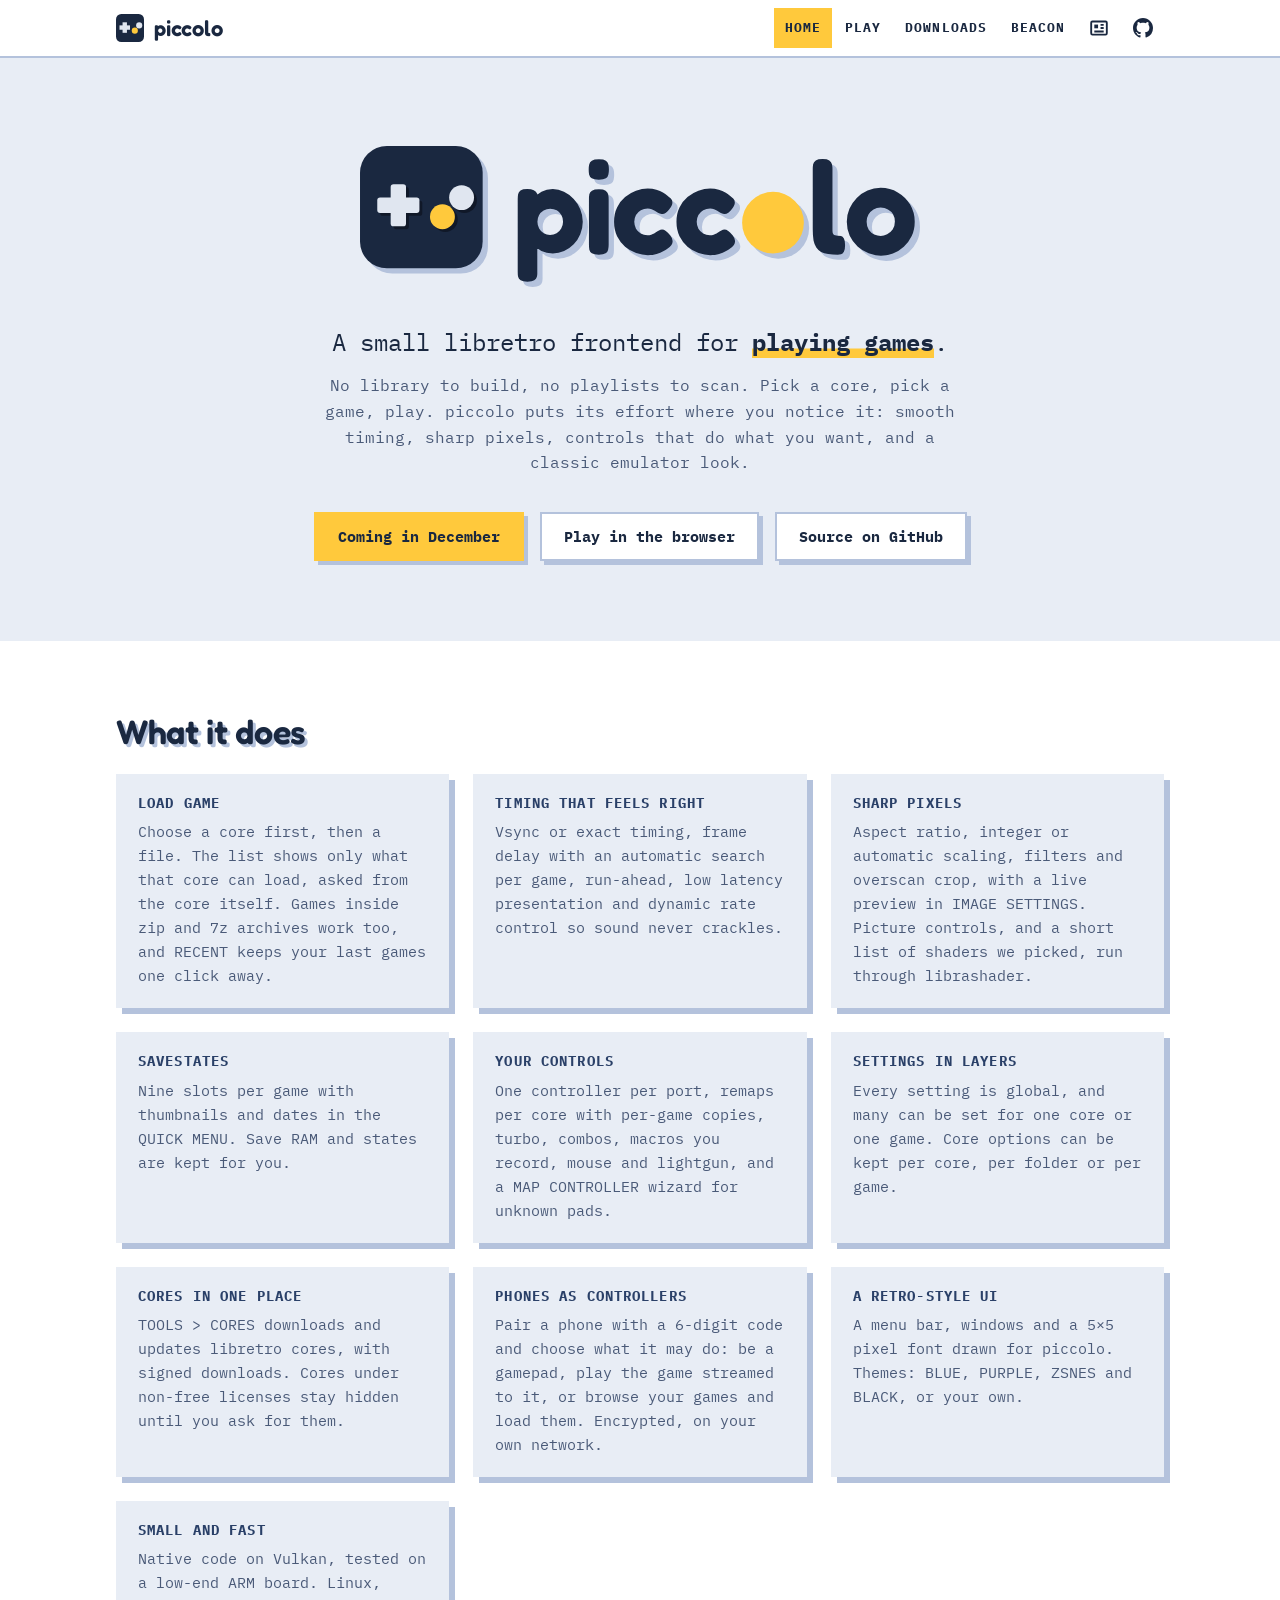
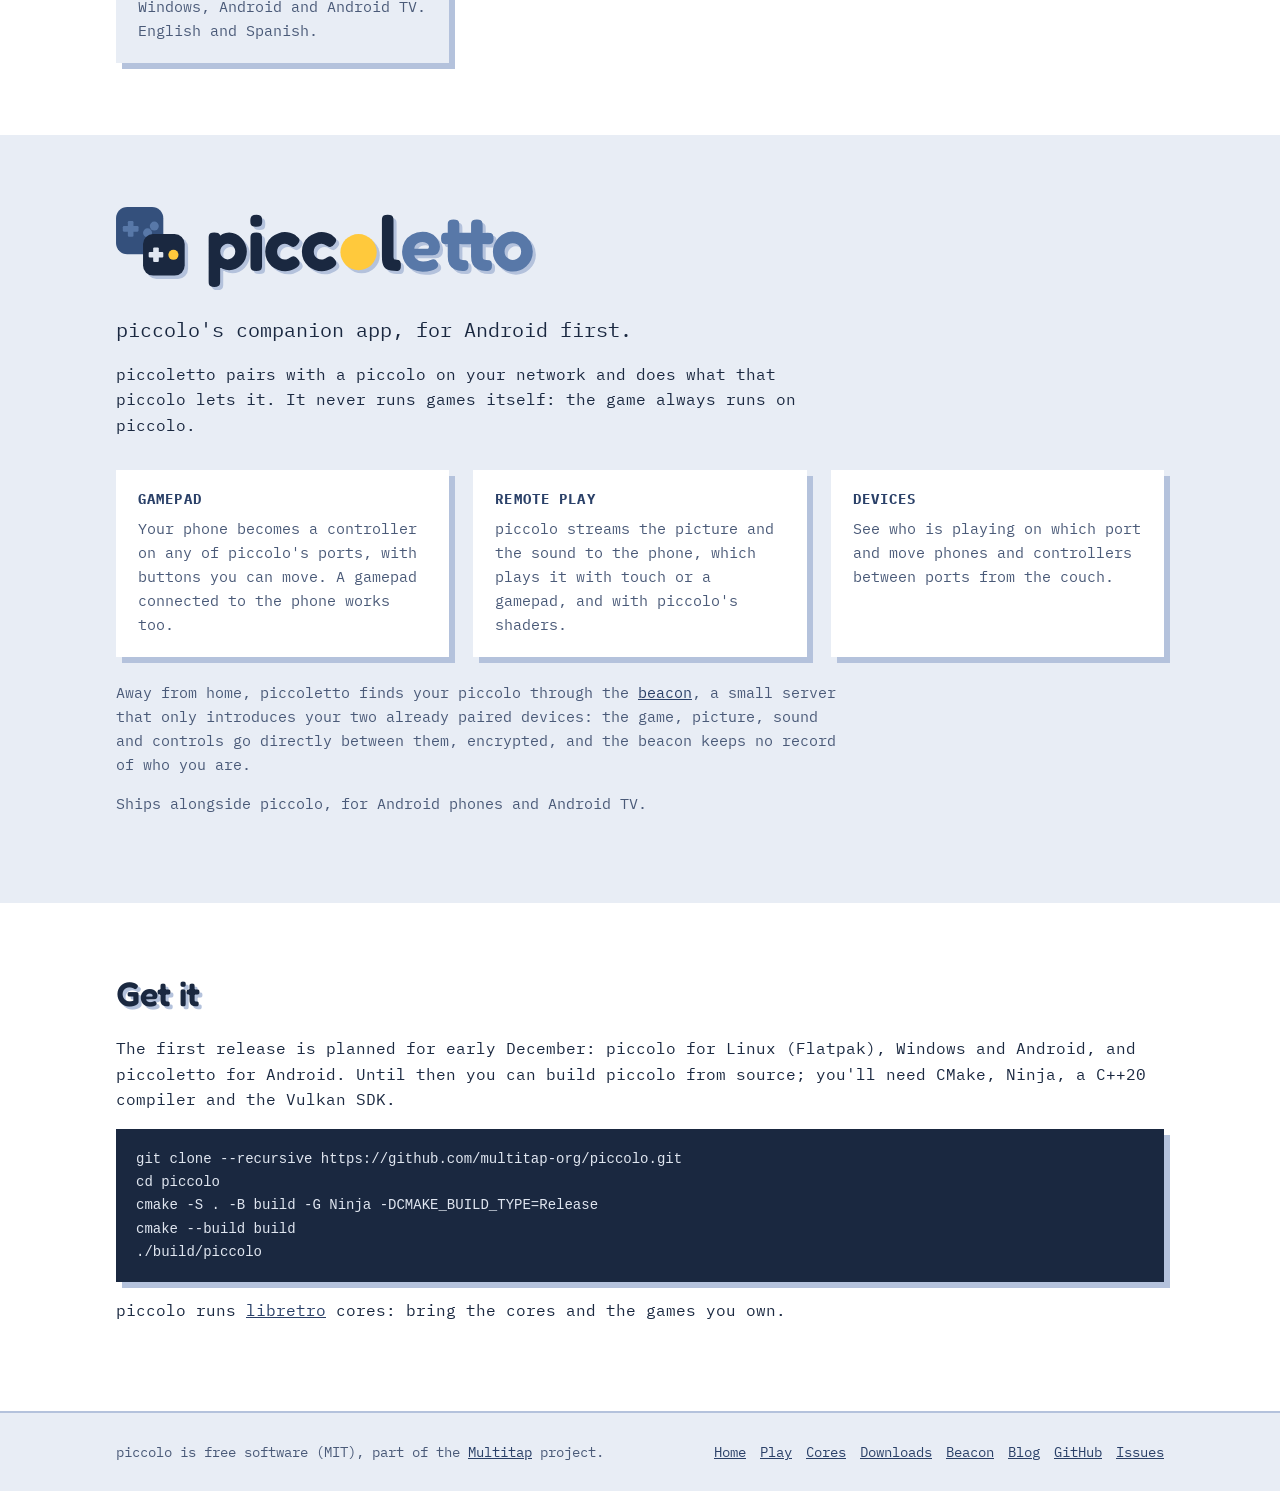
<file: index.html>
<!doctype html>
<html lang="en">
<head>
<meta charset="utf-8">
<meta name="viewport" content="width=device-width, initial-scale=1">
<title>piccolo: a small libretro frontend for playing games</title>
<meta name="description" content="piccolo is a small libretro frontend for playing games: no library, just load a game and play, with a retro-style UI, sync options, input mapping and savestates.">
<meta name="color-scheme" content="dark light">
<meta name="theme-color" content="#1A2840">
<link rel="icon" href="img/piccolo-icon-small.svg" type="image/svg+xml">
<link rel="icon" href="img/piccolo-icon-32.png" sizes="32x32" type="image/png">
<link rel="apple-touch-icon" href="img/piccolo-icon-256.png">
<meta property="og:title" content="piccolo">
<meta property="og:description" content="A small libretro frontend for playing games.">
<meta property="og:image" content="https://get-piccolo.app/img/piccolo-logo-dark.png">
<meta property="og:url" content="https://get-piccolo.app/">
<link rel="stylesheet" href="assets/v1/site.css">
<link rel="stylesheet" href="css/home.css">
</head>
<body data-site="home">

<!-- sites-header (tools/sync-snippets.sh) -->
<header class="sites-bar">
  <div class="wrap sites-bar-row">
    <a class="sites-brand" href="https://get-piccolo.app/"><svg viewBox="0 0 64 64" aria-hidden="true"><rect width="64" height="64" rx="12" fill="#1A2840"/><rect x="8" y="26" width="24" height="10" fill="#E0E6F0"/><rect x="15" y="19" width="10" height="24" fill="#E0E6F0"/><circle cx="43" cy="38" r="7" fill="#FFC93C"/><circle cx="53" cy="26" r="7" fill="#E0E6F0"/></svg> piccolo</a>
    <nav class="sites-nav" aria-label="piccolo's sites">
      <a data-site="home" href="https://get-piccolo.app/">Home</a>
      <a data-site="play" href="https://get-piccolo.app/play/">Play</a>
      <a data-site="releases" href="https://releases.get-piccolo.app/">Downloads</a>
      <a data-site="status" href="https://beacon.get-piccolo.app/status/">Beacon</a>
      <a class="sites-nav-icon" data-site="blog" href="https://get-piccolo.app/blog/" aria-label="Blog" title="Blog"><svg viewBox="0 0 16 16" width="20" height="20" fill="none" stroke="currentColor" stroke-width="1.5" aria-hidden="true"><rect x="1.75" y="2.75" width="12.5" height="10.5" rx="1"/><rect x="4.25" y="5.25" width="3" height="3" fill="currentColor" stroke="none"/><path d="M9.25 5.5h2.5M9.25 8h2.5M4.25 10.75h7.5"/></svg></a>
      <a class="sites-nav-icon" href="https://github.com/multitap-org/piccolo" aria-label="GitHub" title="GitHub"><svg viewBox="0 0 16 16" width="20" height="20" fill="currentColor" aria-hidden="true"><path d="M8 0C3.58 0 0 3.58 0 8c0 3.54 2.29 6.53 5.47 7.59.4.07.55-.17.55-.38 0-.19-.01-.82-.01-1.49-2.01.37-2.53-.49-2.69-.94-.09-.23-.48-.94-.82-1.13-.28-.15-.68-.52-.01-.53.63-.01 1.08.58 1.23.82.72 1.21 1.87.87 2.33.66.07-.52.28-.87.51-1.07-1.78-.2-3.64-.89-3.64-3.95 0-.87.31-1.59.82-2.15-.08-.2-.36-1.02.08-2.12 0 0 .67-.21 2.2.82.64-.18 1.32-.27 2-.27s1.36.09 2 .27c1.53-1.04 2.2-.82 2.2-.82.44 1.1.16 1.92.08 2.12.51.56.82 1.27.82 2.15 0 3.07-1.87 3.75-3.65 3.95.29.25.54.73.54 1.48 0 1.07-.01 1.93-.01 2.2 0 .21.15.46.55.38A8.01 8.01 0 0 0 16 8c0-4.42-3.58-8-8-8z"/></svg></a>
    </nav>
  </div>
</header>
<!-- /sites-header -->

<main>

<section class="hero">
  <div class="wrap">
    <picture>
      <source srcset="img/piccolo-logo-light.svg" media="(prefers-color-scheme: light)">
      <img class="logo" src="img/piccolo-logo-dark.svg" width="639" height="161" alt="piccolo">
    </picture>
    <p class="tagline">A small libretro frontend for <strong>playing games</strong>.</p>
    <p class="lede">No library to build, no playlists to scan. Pick a core, pick a game, play.
      piccolo puts its effort where you notice it: smooth timing, sharp pixels,
      controls that do what you want, and a classic emulator look.</p>
    <div class="actions">
      <a class="btn primary" href="#get">Coming in December</a>
      <a class="btn" href="play/">Play in the browser</a>
      <a class="btn" href="https://github.com/multitap-org/piccolo">Source on GitHub</a>
    </div>
  </div>
</section>

<section id="features" class="band">
  <div class="wrap">
    <h2>What it does</h2>
    <div class="grid">
      <article class="card">
        <h3>LOAD GAME</h3>
        <p>Choose a core first, then a file. The list shows only what that core can load, asked
          from the core itself. Games inside zip and 7z archives work too, and RECENT keeps your
          last games one click away.</p>
      </article>
      <article class="card">
        <h3>Timing that feels right</h3>
        <p>Vsync or exact timing, frame delay with an automatic search per game, run-ahead,
          low latency presentation and dynamic rate control so sound never crackles.</p>
      </article>
      <article class="card">
        <h3>Sharp pixels</h3>
        <p>Aspect ratio, integer or automatic scaling, filters and overscan crop, with a live
          preview in IMAGE SETTINGS. Picture controls, and a short list of shaders we picked,
          run through librashader.</p>
      </article>
      <article class="card">
        <h3>Savestates</h3>
        <p>Nine slots per game with thumbnails and dates in the QUICK MENU. Save RAM and states
          are kept for you.</p>
      </article>
      <article class="card">
        <h3>Your controls</h3>
        <p>One controller per port, remaps per core with per-game copies, turbo, combos, macros
          you record, mouse and lightgun, and a MAP CONTROLLER wizard for unknown pads.</p>
      </article>
      <article class="card">
        <h3>Settings in layers</h3>
        <p>Every setting is global, and many can be set for one core or one game. Core options
          can be kept per core, per folder or per game.</p>
      </article>
      <article class="card">
        <h3>Cores in one place</h3>
        <p>TOOLS &gt; CORES downloads and updates libretro cores, with signed downloads. Cores
          under non-free licenses stay hidden until you ask for them.</p>
      </article>
      <article class="card">
        <h3>Phones as controllers</h3>
        <p>Pair a phone with a 6-digit code and choose what it may do: be a gamepad, play the
          game streamed to it, or browse your games and load them. Encrypted, on your
          own network.</p>
      </article>
      <article class="card">
        <h3>A retro-style UI</h3>
        <p>A menu bar, windows and a 5&times;5 pixel font drawn for piccolo. Themes: BLUE,
          PURPLE, ZSNES and BLACK, or your own.</p>
      </article>
      <article class="card">
        <h3>Small and fast</h3>
        <p>Native code on Vulkan, tested on a low-end ARM board. Linux, Windows, Android and
          Android TV. English and Spanish.</p>
      </article>
    </div>
  </div>
</section>

<section id="piccoletto">
  <div class="wrap">
    <div>
      <h2 class="visually-hidden">piccoletto</h2>
      <picture>
        <source srcset="img/piccoletto-logo-light.svg" media="(prefers-color-scheme: light)">
        <img class="logo-small" src="img/piccoletto-logo-dark.svg" width="816" height="161" alt="piccoletto">
      </picture>
      <p class="tagline-small">piccolo's companion app, for Android first.</p>
      <p>piccoletto pairs with a piccolo on your network and does what that piccolo lets it.
        It never runs games itself: the game always runs on piccolo.</p>
      <div class="modes">
        <article class="card">
          <h3>GAMEPAD</h3>
          <p>Your phone becomes a controller on any of piccolo's ports, with buttons you can
            move. A gamepad connected to the phone works too.</p>
        </article>
        <article class="card">
          <h3>REMOTE PLAY</h3>
          <p>piccolo streams the picture and the sound to the phone, which plays it with
            touch or a gamepad, and with piccolo's shaders.</p>
        </article>
        <article class="card">
          <h3>DEVICES</h3>
          <p>See who is playing on which port and move phones and controllers between ports
            from the couch.</p>
        </article>
      </div>
      <p class="note">Away from home, piccoletto finds your piccolo through the
        <a href="https://beacon.get-piccolo.app/status/#about">beacon</a>, a small server that only
        introduces your two already paired devices: the game, picture, sound and controls go
        directly between them, encrypted, and the beacon keeps no record of who you are.</p>
      <p class="note">Ships alongside piccolo, for Android phones and Android TV.</p>
    </div>
  </div>
</section>

<section id="get" class="band">
  <div class="wrap">
    <h2>Get it</h2>
    <p>The first release is planned for early December: piccolo for Linux (Flatpak), Windows and
      Android, and piccoletto for Android. Until then you can build piccolo from source; you'll
      need CMake, Ninja, a C++20 compiler and the Vulkan SDK.</p>
<pre><code>git clone --recursive https://github.com/multitap-org/piccolo.git
cd piccolo
cmake -S . -B build -G Ninja -DCMAKE_BUILD_TYPE=Release
cmake --build build
./build/piccolo</code></pre>
    <p>piccolo runs <a href="https://www.libretro.com/">libretro</a> cores: bring the cores and the games you own.</p>
  </div>
</section>

</main>

<!-- sites-footer (tools/sync-snippets.sh) -->
<footer class="sites-foot">
  <div class="wrap sites-foot-row">
    <p>piccolo is free software (MIT), part of the <a href="https://github.com/multitap-org">Multitap</a> project.</p>
    <p class="sites-foot-links"><a href="https://get-piccolo.app/">Home</a> <a href="https://get-piccolo.app/play/">Play</a> <a href="https://cores.get-piccolo.app/cores/">Cores</a> <a href="https://releases.get-piccolo.app/">Downloads</a> <a href="https://beacon.get-piccolo.app/status/">Beacon</a> <a href="https://get-piccolo.app/blog/">Blog</a> <a href="https://github.com/multitap-org/piccolo">GitHub</a> <a href="https://github.com/multitap-org/piccolo/issues">Issues</a></p>
  </div>
</footer>
<!-- /sites-footer -->

</body>
</html>
</file>
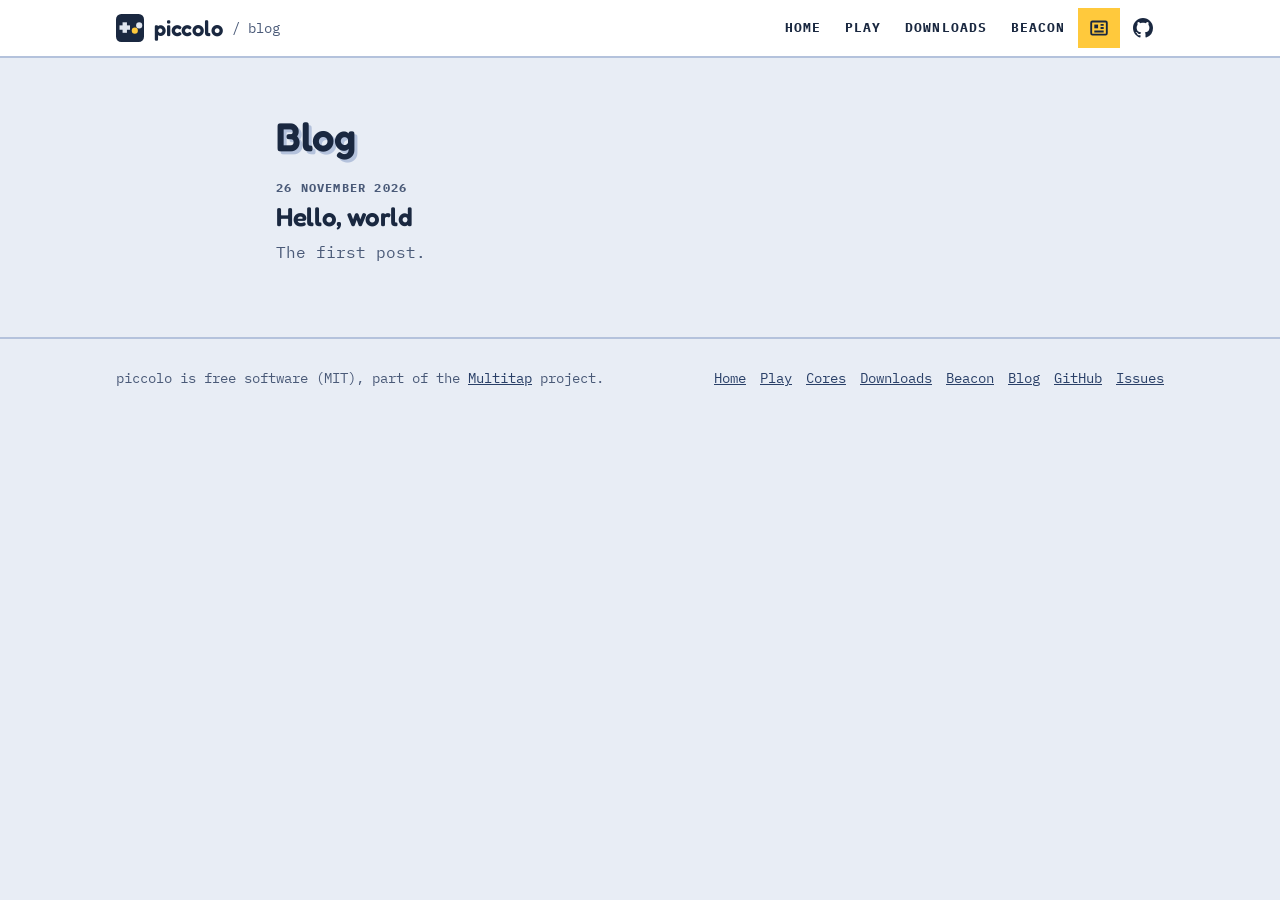
<file: blog/index.html>
<!doctype html>
<!-- Written by tools/make-blog.py from blog/posts/ and tools/blog-page.html:
     change those, not this page. -->
<html lang="en">
<head>
<meta charset="utf-8">
<meta name="viewport" content="width=device-width, initial-scale=1">
<title>piccolo&#x27;s blog</title>
<meta name="description" content="News and progress notes from piccolo, a small libretro frontend for playing games.">
<meta name="color-scheme" content="dark light">
<meta name="theme-color" content="#1A2840">
<link rel="icon" href="../img/piccolo-icon-small.svg" type="image/svg+xml">
<link rel="icon" href="../img/piccolo-icon-32.png" sizes="32x32" type="image/png">
<link rel="apple-touch-icon" href="../img/piccolo-icon-256.png">
<meta property="og:type" content="website">
<meta property="og:title" content="piccolo&#x27;s blog">
<meta property="og:description" content="News and progress notes from piccolo, a small libretro frontend for playing games.">
<meta property="og:image" content="https://get-piccolo.app/img/piccolo-logo-dark.png">
<meta property="og:url" content="https://get-piccolo.app/blog/">
<link rel="canonical" href="https://get-piccolo.app/blog/">
<link rel="alternate" type="application/atom+xml" title="piccolo's blog" href="https://get-piccolo.app/blog/feed.xml">
<link rel="stylesheet" href="../assets/v1/site.css">
<link rel="stylesheet" href="../css/blog.css">
</head>
<body data-site="blog">

<!-- sites-header (tools/make-blog.py) -->
<header class="sites-bar">
  <div class="wrap sites-bar-row">
    <a class="sites-brand" href="https://get-piccolo.app/"><svg viewBox="0 0 64 64" aria-hidden="true"><rect width="64" height="64" rx="12" fill="#1A2840"/><rect x="8" y="26" width="24" height="10" fill="#E0E6F0"/><rect x="15" y="19" width="10" height="24" fill="#E0E6F0"/><circle cx="43" cy="38" r="7" fill="#FFC93C"/><circle cx="53" cy="26" r="7" fill="#E0E6F0"/></svg> piccolo</a>
    <nav class="sites-nav" aria-label="piccolo's sites">
      <a data-site="home" href="https://get-piccolo.app/">Home</a>
      <a data-site="play" href="https://get-piccolo.app/play/">Play</a>
      <a data-site="releases" href="https://releases.get-piccolo.app/">Downloads</a>
      <a data-site="status" href="https://beacon.get-piccolo.app/status/">Beacon</a>
      <a class="sites-nav-icon" data-site="blog" href="https://get-piccolo.app/blog/" aria-label="Blog" title="Blog"><svg viewBox="0 0 16 16" width="20" height="20" fill="none" stroke="currentColor" stroke-width="1.5" aria-hidden="true"><rect x="1.75" y="2.75" width="12.5" height="10.5" rx="1"/><rect x="4.25" y="5.25" width="3" height="3" fill="currentColor" stroke="none"/><path d="M9.25 5.5h2.5M9.25 8h2.5M4.25 10.75h7.5"/></svg></a>
      <a class="sites-nav-icon" href="https://github.com/multitap-org/piccolo" aria-label="GitHub" title="GitHub"><svg viewBox="0 0 16 16" width="20" height="20" fill="currentColor" aria-hidden="true"><path d="M8 0C3.58 0 0 3.58 0 8c0 3.54 2.29 6.53 5.47 7.59.4.07.55-.17.55-.38 0-.19-.01-.82-.01-1.49-2.01.37-2.53-.49-2.69-.94-.09-.23-.48-.94-.82-1.13-.28-.15-.68-.52-.01-.53.63-.01 1.08.58 1.23.82.72 1.21 1.87.87 2.33.66.07-.52.28-.87.51-1.07-1.78-.2-3.64-.89-3.64-3.95 0-.87.31-1.59.82-2.15-.08-.2-.36-1.02.08-2.12 0 0 .67-.21 2.2.82.64-.18 1.32-.27 2-.27s1.36.09 2 .27c1.53-1.04 2.2-.82 2.2-.82.44 1.1.16 1.92.08 2.12.51.56.82 1.27.82 2.15 0 3.07-1.87 3.75-3.65 3.95.29.25.54.73.54 1.48 0 1.07-.01 1.93-.01 2.2 0 .21.15.46.55.38A8.01 8.01 0 0 0 16 8c0-4.42-3.58-8-8-8z"/></svg></a>
    </nav>
  </div>
</header>
<!-- /sites-header -->

<main class="wrap blog">
<h1>Blog</h1>
<ul class="post-list">
<li>
<p class="label"><time datetime="2026-11-26">26 November 2026</time></p>
<h2><a href="hello-world/">Hello, world</a></h2>
<p>The first post.</p>
</li>
</ul>
</main>

<!-- sites-footer (tools/make-blog.py) -->
<footer class="sites-foot">
  <div class="wrap sites-foot-row">
    <p>piccolo is free software (MIT), part of the <a href="https://github.com/multitap-org">Multitap</a> project.</p>
    <p class="sites-foot-links"><a href="https://get-piccolo.app/">Home</a> <a href="https://get-piccolo.app/play/">Play</a> <a href="https://cores.get-piccolo.app/cores/">Cores</a> <a href="https://releases.get-piccolo.app/">Downloads</a> <a href="https://beacon.get-piccolo.app/status/">Beacon</a> <a href="https://get-piccolo.app/blog/">Blog</a> <a href="https://github.com/multitap-org/piccolo">GitHub</a> <a href="https://github.com/multitap-org/piccolo/issues">Issues</a></p>
  </div>
</footer>
<!-- /sites-footer -->

</body>
</html>
</file>
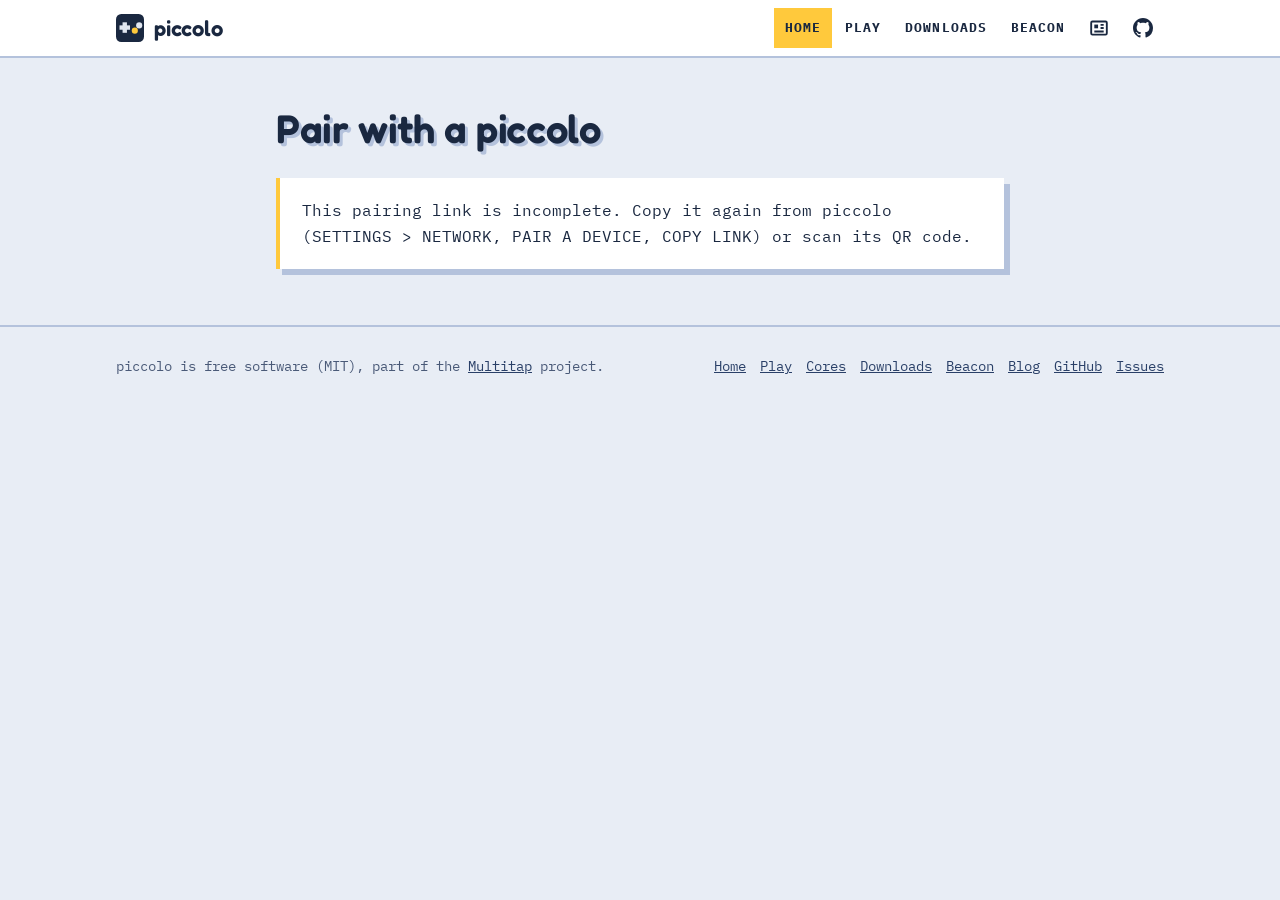
<file: pair/index.html>
<!doctype html>
<!-- The pair link's page (frontends-common net_pair_link.h):
       https://get-piccolo.app/pair#k=<host key, 52 base32 chars>[&b=<beacon>]
     piccolo's pairing panel shows it as a QR code and COPY LINK. Everything
     after # stays in the browser (it never reaches any server), and this page
     sends nothing anywhere: it only reads the hash and hands it on, to
     piccoletto or to piccoletto in the browser. The 6-digit code piccolo
     shows is typed there; the link alone pairs nothing. -->
<html lang="en">
<head>
<meta charset="utf-8">
<meta name="viewport" content="width=device-width, initial-scale=1">
<meta name="color-scheme" content="dark light">
<meta name="referrer" content="no-referrer">
<meta name="robots" content="noindex">
<title>piccolo: pair a device</title>
<link rel="icon" href="../assets/v1/img/piccolo-icon-small.svg" type="image/svg+xml">
<link rel="stylesheet" href="../assets/v1/site.css">
<style>
  main.wrap { padding-top: 48px; padding-bottom: 56px; display: grid; gap: 28px; max-width: 760px; }
  main h1 { margin: 0; }
  .lede { margin: 0; color: var(--muted); }
  .choices { display: grid; gap: 16px; }
  .choice { padding: 20px 22px; display: grid; gap: 10px; justify-items: start; }
  .choice h2 { margin: 0; font-size: 22px; text-shadow: none; }
  .choice p { margin: 0; color: var(--muted); font-size: 15px; }
  .steps { margin: 0; padding-left: 22px; display: grid; gap: 6px; color: var(--muted); }
  .steps b { color: var(--text); }
  .facts { margin: 0; display: grid; grid-template-columns: auto 1fr; gap: 4px 16px; font-size: 14px; }
  .facts dt { color: var(--muted); }
  .facts dd { margin: 0; overflow-wrap: anywhere; font-variant-numeric: tabular-nums; }
  .problem { padding: 20px 22px; border-left: 4px solid var(--accent); }
  .problem p { margin: 0; }
</style>
</head>
<body data-site="home">
<!-- sites-header (tools/sync-snippets.sh) -->
<header class="sites-bar">
  <div class="wrap sites-bar-row">
    <a class="sites-brand" href="https://get-piccolo.app/"><svg viewBox="0 0 64 64" aria-hidden="true"><rect width="64" height="64" rx="12" fill="#1A2840"/><rect x="8" y="26" width="24" height="10" fill="#E0E6F0"/><rect x="15" y="19" width="10" height="24" fill="#E0E6F0"/><circle cx="43" cy="38" r="7" fill="#FFC93C"/><circle cx="53" cy="26" r="7" fill="#E0E6F0"/></svg> piccolo</a>
    <nav class="sites-nav" aria-label="piccolo's sites">
      <a data-site="home" href="https://get-piccolo.app/">Home</a>
      <a data-site="play" href="https://get-piccolo.app/play/">Play</a>
      <a data-site="releases" href="https://releases.get-piccolo.app/">Downloads</a>
      <a data-site="status" href="https://beacon.get-piccolo.app/status/">Beacon</a>
      <a class="sites-nav-icon" data-site="blog" href="https://get-piccolo.app/blog/" aria-label="Blog" title="Blog"><svg viewBox="0 0 16 16" width="20" height="20" fill="none" stroke="currentColor" stroke-width="1.5" aria-hidden="true"><rect x="1.75" y="2.75" width="12.5" height="10.5" rx="1"/><rect x="4.25" y="5.25" width="3" height="3" fill="currentColor" stroke="none"/><path d="M9.25 5.5h2.5M9.25 8h2.5M4.25 10.75h7.5"/></svg></a>
      <a class="sites-nav-icon" href="https://github.com/multitap-org/piccolo" aria-label="GitHub" title="GitHub"><svg viewBox="0 0 16 16" width="20" height="20" fill="currentColor" aria-hidden="true"><path d="M8 0C3.58 0 0 3.58 0 8c0 3.54 2.29 6.53 5.47 7.59.4.07.55-.17.55-.38 0-.19-.01-.82-.01-1.49-2.01.37-2.53-.49-2.69-.94-.09-.23-.48-.94-.82-1.13-.28-.15-.68-.52-.01-.53.63-.01 1.08.58 1.23.82.72 1.21 1.87.87 2.33.66.07-.52.28-.87.51-1.07-1.78-.2-3.64-.89-3.64-3.95 0-.87.31-1.59.82-2.15-.08-.2-.36-1.02.08-2.12 0 0 .67-.21 2.2.82.64-.18 1.32-.27 2-.27s1.36.09 2 .27c1.53-1.04 2.2-.82 2.2-.82.44 1.1.16 1.92.08 2.12.51.56.82 1.27.82 2.15 0 3.07-1.87 3.75-3.65 3.95.29.25.54.73.54 1.48 0 1.07-.01 1.93-.01 2.2 0 .21.15.46.55.38A8.01 8.01 0 0 0 16 8c0-4.42-3.58-8-8-8z"/></svg></a>
    </nav>
  </div>
</header>
<!-- /sites-header -->
<main class="wrap">
  <div>
    <h1>Pair with a piccolo</h1>
  </div>

  <!-- Shown when the hash has a valid key. -->
  <div id="ok" hidden>
    <div class="choices">
      <p class="lede">This link says which piccolo to pair with. To finish, type the
        <b>6-digit code</b> that piccolo shows next to it: the link alone pairs nothing,
        and it stops working when piccolo closes its pairing window.</p>
      <section class="panel choice" id="android">
        <h2>On this phone: piccoletto</h2>
        <p>piccoletto opens with this link and asks for the code.</p>
        <a class="btn primary" id="open-app" href="#">Open in piccoletto</a>
      </section>
      <section class="panel choice">
        <h2>In this browser</h2>
        <p>piccoletto in the browser: a gamepad and remote play, nothing to install.</p>
        <a class="btn" id="open-web" href="#">Open piccoletto in the browser</a>
      </section>
      <section class="panel choice" id="other-steps">
        <h2>Somewhere else</h2>
        <ol class="steps">
          <li>Open piccoletto (Android) or piccoletto in the browser.</li>
          <li>Paste this page's address where it asks for a pairing link.</li>
          <li>Type the <b>6-digit code</b> piccolo shows.</li>
        </ol>
      </section>
      <dl class="facts">
        <dt>piccolo's key</dt><dd id="key"></dd>
        <dt>Beacon</dt><dd id="beacon"></dd>
      </dl>
    </div>
  </div>

  <!-- Shown when it doesn't. -->
  <section class="panel problem" id="bad" hidden>
    <p>This pairing link is incomplete. Copy it again from piccolo
      (SETTINGS &gt; NETWORK, PAIR A DEVICE, COPY LINK) or scan its QR code.</p>
  </section>
  <noscript><p class="lede">This page needs JavaScript to read the link.</p></noscript>
</main>
<!-- sites-footer (tools/sync-snippets.sh) -->
<footer class="sites-foot">
  <div class="wrap sites-foot-row">
    <p>piccolo is free software (MIT), part of the <a href="https://github.com/multitap-org">Multitap</a> project.</p>
    <p class="sites-foot-links"><a href="https://get-piccolo.app/">Home</a> <a href="https://get-piccolo.app/play/">Play</a> <a href="https://cores.get-piccolo.app/cores/">Cores</a> <a href="https://releases.get-piccolo.app/">Downloads</a> <a href="https://beacon.get-piccolo.app/status/">Beacon</a> <a href="https://get-piccolo.app/blog/">Blog</a> <a href="https://github.com/multitap-org/piccolo">GitHub</a> <a href="https://github.com/multitap-org/piccolo/issues">Issues</a></p>
  </div>
</footer>
<!-- /sites-footer -->
<script>
"use strict";

// Same rules as net_pair_link_parse: k = a 32-byte key in RFC 4648 base32
// without padding (52 characters; the last one carries 4 zero bits, so it's
// a or q), any case; b = a beacon host name, optional.
var DEFAULT_BEACON = "beacon.get-piccolo.app";
var PICCOLETTO_PACKAGE = "site.multitap.piccoletto";
var PICCOLETTO_WEB = "https://get-piccolo.app/play/piccoletto/";

function readLink(hash) {
  var fields = {};
  var parts = hash.replace(/^#/, "").split("&");
  for (var i = 0; i < parts.length; i++) {
    var eq = parts[i].indexOf("=");
    if (eq > 0) {
      fields[parts[i].slice(0, eq)] = decodeURIComponent(parts[i].slice(eq + 1));
    }
  }
  var key = (fields.k || "").toLowerCase();
  if (!/^[a-z2-7]{51}[aq]$/.test(key)) {
    return null;
  }
  var beacon = (fields.b || "").toLowerCase();
  if (beacon !== "" && !/^[a-z0-9.:\[\]-]{1,253}$/.test(beacon)) {
    return null;
  }
  return { key: key, beacon: beacon };
}

function show() {
  var link = readLink(location.hash);
  document.getElementById("ok").hidden = link === null;
  document.getElementById("bad").hidden = link !== null;
  if (link === null) {
    return;
  }
  // The hash handed on as it came, rebuilt from the checked fields only.
  var hash = "k=" + link.key + (link.beacon !== "" ? "&b=" + encodeURIComponent(link.beacon) : "");
  document.getElementById("key").textContent = link.key;
  document.getElementById("beacon").textContent = link.beacon !== "" ? link.beacon : DEFAULT_BEACON + " (default)";
  // Android: an intent for piccoletto's piccoletto://pair?k=...&b=... (Play
  // Store when it isn't installed). Once get-piccolo.app/pair is an App Link
  // (.well-known/assetlinks.json), scanning the QR opens piccoletto without
  // this page.
  var android = /Android/i.test(navigator.userAgent);
  document.getElementById("android").hidden = !android;
  document.getElementById("open-app").href =
    "intent://pair?" + hash + "#Intent;scheme=piccoletto;package=" + PICCOLETTO_PACKAGE + ";end";
  document.getElementById("open-web").href = PICCOLETTO_WEB + "#" + hash;
}

show();
window.addEventListener("hashchange", show);
</script>
</body>
</html>
</file>
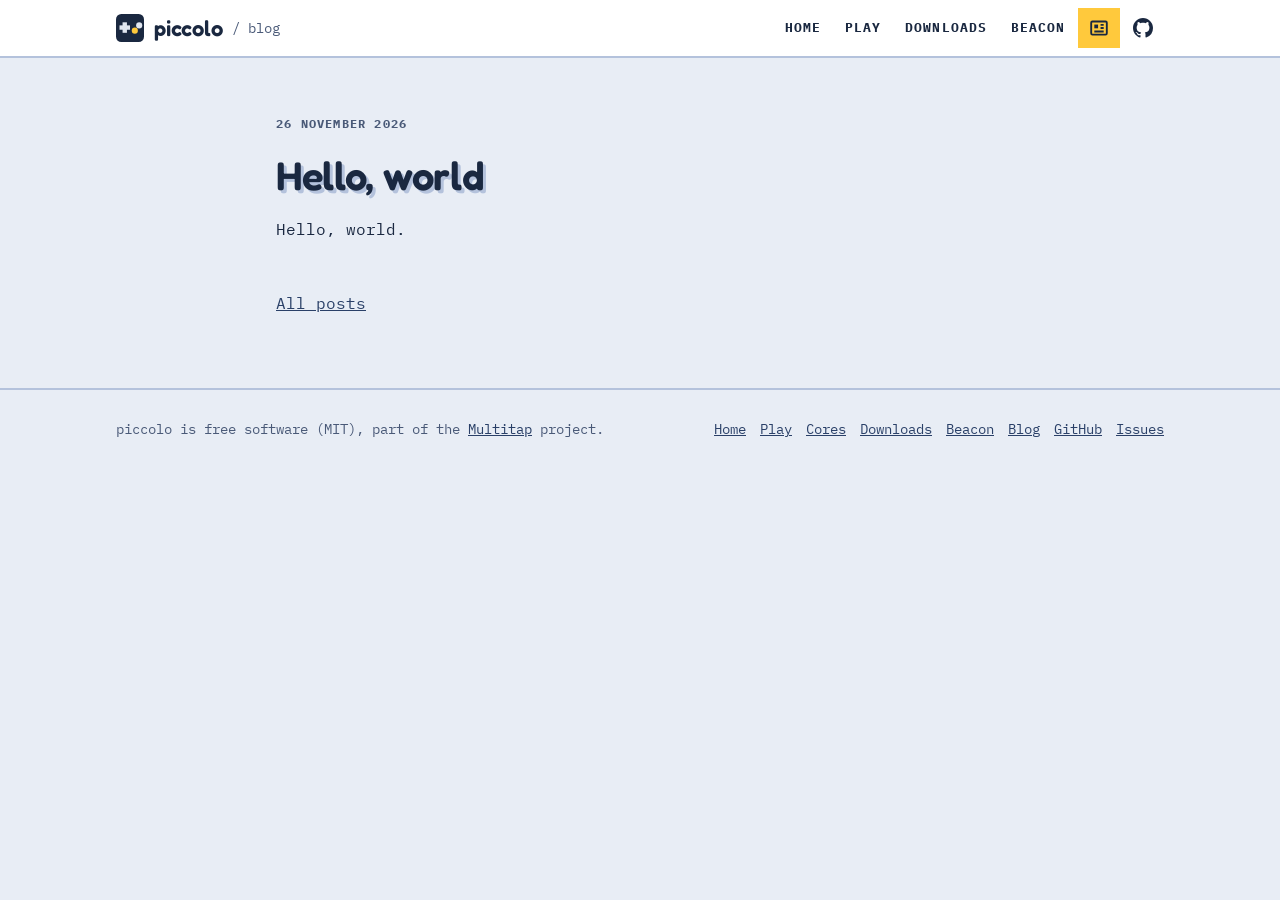
<file: blog/hello-world/index.html>
<!doctype html>
<!-- Written by tools/make-blog.py from blog/posts/ and tools/blog-page.html:
     change those, not this page. -->
<html lang="en">
<head>
<meta charset="utf-8">
<meta name="viewport" content="width=device-width, initial-scale=1">
<title>Hello, world | piccolo&#x27;s blog</title>
<meta name="description" content="The first post.">
<meta name="color-scheme" content="dark light">
<meta name="theme-color" content="#1A2840">
<link rel="icon" href="../../img/piccolo-icon-small.svg" type="image/svg+xml">
<link rel="icon" href="../../img/piccolo-icon-32.png" sizes="32x32" type="image/png">
<link rel="apple-touch-icon" href="../../img/piccolo-icon-256.png">
<meta property="og:type" content="article">
<meta property="og:title" content="Hello, world | piccolo&#x27;s blog">
<meta property="og:description" content="The first post.">
<meta property="og:image" content="https://get-piccolo.app/img/piccolo-logo-dark.png">
<meta property="og:url" content="https://get-piccolo.app/blog/hello-world/">
<link rel="canonical" href="https://get-piccolo.app/blog/hello-world/">
<link rel="alternate" type="application/atom+xml" title="piccolo's blog" href="https://get-piccolo.app/blog/feed.xml">
<link rel="stylesheet" href="../../assets/v1/site.css">
<link rel="stylesheet" href="../../css/blog.css">
</head>
<body data-site="blog">

<!-- sites-header (tools/make-blog.py) -->
<header class="sites-bar">
  <div class="wrap sites-bar-row">
    <a class="sites-brand" href="https://get-piccolo.app/"><svg viewBox="0 0 64 64" aria-hidden="true"><rect width="64" height="64" rx="12" fill="#1A2840"/><rect x="8" y="26" width="24" height="10" fill="#E0E6F0"/><rect x="15" y="19" width="10" height="24" fill="#E0E6F0"/><circle cx="43" cy="38" r="7" fill="#FFC93C"/><circle cx="53" cy="26" r="7" fill="#E0E6F0"/></svg> piccolo</a>
    <nav class="sites-nav" aria-label="piccolo's sites">
      <a data-site="home" href="https://get-piccolo.app/">Home</a>
      <a data-site="play" href="https://get-piccolo.app/play/">Play</a>
      <a data-site="releases" href="https://releases.get-piccolo.app/">Downloads</a>
      <a data-site="status" href="https://beacon.get-piccolo.app/status/">Beacon</a>
      <a class="sites-nav-icon" data-site="blog" href="https://get-piccolo.app/blog/" aria-label="Blog" title="Blog"><svg viewBox="0 0 16 16" width="20" height="20" fill="none" stroke="currentColor" stroke-width="1.5" aria-hidden="true"><rect x="1.75" y="2.75" width="12.5" height="10.5" rx="1"/><rect x="4.25" y="5.25" width="3" height="3" fill="currentColor" stroke="none"/><path d="M9.25 5.5h2.5M9.25 8h2.5M4.25 10.75h7.5"/></svg></a>
      <a class="sites-nav-icon" href="https://github.com/multitap-org/piccolo" aria-label="GitHub" title="GitHub"><svg viewBox="0 0 16 16" width="20" height="20" fill="currentColor" aria-hidden="true"><path d="M8 0C3.58 0 0 3.58 0 8c0 3.54 2.29 6.53 5.47 7.59.4.07.55-.17.55-.38 0-.19-.01-.82-.01-1.49-2.01.37-2.53-.49-2.69-.94-.09-.23-.48-.94-.82-1.13-.28-.15-.68-.52-.01-.53.63-.01 1.08.58 1.23.82.72 1.21 1.87.87 2.33.66.07-.52.28-.87.51-1.07-1.78-.2-3.64-.89-3.64-3.95 0-.87.31-1.59.82-2.15-.08-.2-.36-1.02.08-2.12 0 0 .67-.21 2.2.82.64-.18 1.32-.27 2-.27s1.36.09 2 .27c1.53-1.04 2.2-.82 2.2-.82.44 1.1.16 1.92.08 2.12.51.56.82 1.27.82 2.15 0 3.07-1.87 3.75-3.65 3.95.29.25.54.73.54 1.48 0 1.07-.01 1.93-.01 2.2 0 .21.15.46.55.38A8.01 8.01 0 0 0 16 8c0-4.42-3.58-8-8-8z"/></svg></a>
    </nav>
  </div>
</header>
<!-- /sites-header -->

<main class="wrap blog">
<article class="post">
<p class="label"><time datetime="2026-11-26">26 November 2026</time></p>
<h1>Hello, world</h1>
<p>Hello, world.</p>
</article>
<p class="post-back"><a href="../">All posts</a></p>
</main>

<!-- sites-footer (tools/make-blog.py) -->
<footer class="sites-foot">
  <div class="wrap sites-foot-row">
    <p>piccolo is free software (MIT), part of the <a href="https://github.com/multitap-org">Multitap</a> project.</p>
    <p class="sites-foot-links"><a href="https://get-piccolo.app/">Home</a> <a href="https://get-piccolo.app/play/">Play</a> <a href="https://cores.get-piccolo.app/cores/">Cores</a> <a href="https://releases.get-piccolo.app/">Downloads</a> <a href="https://beacon.get-piccolo.app/status/">Beacon</a> <a href="https://get-piccolo.app/blog/">Blog</a> <a href="https://github.com/multitap-org/piccolo">GitHub</a> <a href="https://github.com/multitap-org/piccolo/issues">Issues</a></p>
  </div>
</footer>
<!-- /sites-footer -->

</body>
</html>
</file>
<file: assets/v1/site.css>
/* piccolo's websites: the look they all share (assets/v1/README.md).
   get-piccolo.app, play., cores., releases. and the beacon's status page link
   or copy this file; each page adds only its own parts.
   Colors from piccolo's BLUE theme (piccolo/assets/branding/README.md): dark
   by default, light with prefers-color-scheme. Headings in Fredoka, text in
   IBM Plex Mono (both OFL, fonts/), served from here: no font requests to
   anyone else.
   v1 stays compatible: class names and tokens here are only added, never
   renamed or removed. A breaking change is a new folder, v2. */

@font-face {
  font-family: "Fredoka";
  font-weight: 600;
  font-display: swap;
  src: url("fonts/fredoka-600.woff2") format("woff2");
}
@font-face {
  font-family: "IBM Plex Mono";
  font-weight: 400;
  font-display: swap;
  src: url("fonts/plex-mono-400.woff2") format("woff2");
}
@font-face {
  font-family: "IBM Plex Mono";
  font-weight: 700;
  font-display: swap;
  src: url("fonts/plex-mono-700.woff2") format("woff2");
}

:root {
  --bg: #1A2840;
  --band: #2A4068;
  --card: #2A4068;
  --card-on-band: #1A2840;
  --text: #E0E6F0;
  --muted: #AEBBD4;
  --shadow: #101828;
  --edge: #5878A8;
  --grid: #3A5482;
  --accent: #FFC93C;
  --on-accent: #1A2840;
  --heading-accent: #FFC93C;
  --link: #9DB8E8;
  --good: #6FD08C;
  --code-bg: #101828;
  --font-text: "IBM Plex Mono", ui-monospace, Menlo, Consolas, monospace;
  --font-heading: "Fredoka", system-ui, sans-serif;
  color-scheme: dark;
}

@media (prefers-color-scheme: light) {
  :root {
    --bg: #E8EDF5;
    --band: #FFFFFF;
    --card: #FFFFFF;
    --card-on-band: #E8EDF5;
    --text: #1A2840;
    --muted: #4A5A78;
    --shadow: #B4C2DC;
    --edge: #B4C2DC;
    --grid: #D2DBEA;
    /* Yellow text doesn't read on the light page: headings go blue. */
    --heading-accent: #2A4068;
    --link: #2A4068;
    --good: #1E8A45;
    --code-bg: #1A2840;
    color-scheme: light;
  }
}

* { box-sizing: border-box; }
[hidden] { display: none !important; }

body {
  margin: 0;
  background: var(--bg);
  color: var(--text);
  font: 400 16px/1.6 var(--font-text);
}

a { color: var(--link); }
a:hover { color: var(--accent); }
a:focus-visible, button:focus-visible { outline: 2px solid var(--accent); outline-offset: 2px; }

.wrap { max-width: 1080px; margin: 0 auto; padding: 0 16px; }

h1, h2, h3 { font-family: var(--font-heading); font-weight: 600; letter-spacing: -0.01em; text-wrap: balance; }
h1, h2 { line-height: 1.1; text-shadow: 3px 3px 0 var(--shadow); }
h1 { font-size: 40px; margin: 0 0 20px; }
h2 { font-size: 34px; margin: 0 0 24px; }

/* Small uppercase label above a group. */
.label {
  margin: 0 0 10px; font-size: 12px; font-weight: 700; letter-spacing: 0.1em;
  text-transform: uppercase; color: var(--muted);
}

/* ---- The sites bar: the same markup on every site (sites-header.html).
   <body data-site="home|play|blog|cores|releases|status"> lights its entry and
   names the site next to the brand. ---- */
.sites-bar { background: var(--band); border-bottom: 2px solid var(--shadow); }
.sites-bar-row { display: flex; align-items: center; gap: 8px 20px; flex-wrap: wrap; min-height: 56px; }
.sites-brand {
  display: flex; align-items: center; gap: 10px; color: var(--text); text-decoration: none;
  font: 600 22px/1 var(--font-heading); letter-spacing: -0.01em; white-space: nowrap;
}
.sites-brand svg { width: 28px; height: 28px; flex: none; }
.sites-brand::after { font: 400 14px/1 var(--font-text); color: var(--muted); letter-spacing: 0; }
body[data-site="play"] .sites-brand::after { content: "/ play"; }
body[data-site="blog"] .sites-brand::after { content: "/ blog"; }
body[data-site="cores"] .sites-brand::after { content: "/ cores"; }
body[data-site="releases"] .sites-brand::after { content: "/ downloads"; }
body[data-site="status"] .sites-brand::after { content: "/ status"; }
.sites-nav { display: flex; gap: 2px; margin-left: auto; }
.sites-nav a {
  color: var(--text); text-decoration: none; padding: 10px 11px; white-space: nowrap;
  font-size: 13px; font-weight: 700; letter-spacing: 0.08em; text-transform: uppercase;
}
.sites-nav a:hover { color: var(--text); box-shadow: inset 0 -3px 0 var(--accent); }
body[data-site="home"] .sites-nav a[data-site="home"],
body[data-site="play"] .sites-nav a[data-site="play"],
body[data-site="blog"] .sites-nav a[data-site="blog"],
body[data-site="cores"] .sites-nav a[data-site="cores"],
body[data-site="releases"] .sites-nav a[data-site="releases"],
body[data-site="status"] .sites-nav a[data-site="status"] {
  background: var(--accent); color: var(--on-accent); box-shadow: none;
}
/* An entry that is only an icon (GitHub): the svg carries its own size. */
.sites-nav a.sites-nav-icon { display: flex; align-items: center; padding: 8px 11px; }
.sites-nav-icon svg { display: block; flex: none; }

/* ---- The footer: identical everywhere (sites-footer.html). ---- */
.sites-foot { border-top: 2px solid var(--shadow); color: var(--muted); font-size: 14px; padding: 28px 0 32px; }
.sites-foot-row { display: flex; justify-content: space-between; gap: 8px 24px; flex-wrap: wrap; }
.sites-foot p { margin: 0; }
.sites-foot-links { display: flex; flex-wrap: wrap; gap: 4px 14px; }

/* ---- Pieces the pages share ---- */
.btn {
  display: inline-block; min-height: 48px; padding: 12px 22px;
  font: 700 15px/1.4 var(--font-text); text-decoration: none; color: var(--text);
  background: var(--band); border: 2px solid var(--edge); box-shadow: 4px 4px 0 var(--shadow);
  cursor: pointer;
}
.btn:hover { color: var(--text); transform: translate(2px, 2px); box-shadow: 2px 2px 0 var(--shadow); }
.btn.primary { background: var(--accent); border-color: var(--accent); color: var(--on-accent); }

.panel { background: var(--band); box-shadow: 6px 6px 0 var(--shadow); }
.card { background: var(--card-on-band); padding: 20px 22px; box-shadow: 6px 6px 0 var(--shadow); }
.card h3 {
  margin: 0 0 8px; font: 700 14px/1.3 var(--font-text); letter-spacing: 0.08em;
  text-transform: uppercase; color: var(--heading-accent);
}
.card p { margin: 0; color: var(--muted); font-size: 15px; }

pre {
  background: var(--code-bg); color: #E0E6F0; padding: 18px 20px; overflow-x: auto;
  font: 14px/1.6 var(--font-text); box-shadow: 6px 6px 0 var(--shadow);
}

/* A file listing (cores., releases.): <div class="panel table-wrap"><table class="listing">. */
.table-wrap { overflow-x: auto; }
table.listing { width: 100%; border-collapse: collapse; font-size: 15px; }
table.listing th, table.listing td { padding: 8px 14px; text-align: left; white-space: nowrap; }
table.listing th {
  font-size: 12px; font-weight: 700; letter-spacing: 0.1em; text-transform: uppercase;
  color: var(--muted); border-bottom: 2px solid var(--shadow);
}
table.listing tr + tr td { border-top: 1px solid var(--shadow); }
table.listing td.name { width: 100%; white-space: normal; overflow-wrap: anywhere; }
table.listing a { text-decoration: none; }
table.listing tr.dir a { font-weight: 700; }
table.listing .size { text-align: right; }
table.listing td.size, table.listing td.date { color: var(--muted); font-variant-numeric: tabular-nums; }
table.listing tr.group td {
  padding-top: 18px; font-size: 12px; font-weight: 700; letter-spacing: 0.1em;
  text-transform: uppercase; color: var(--muted); border-top: 2px solid var(--shadow);
}

.visually-hidden {
  position: absolute; width: 1px; height: 1px; overflow: hidden;
  clip: rect(0 0 0 0); white-space: nowrap;
}

@media (max-width: 600px) {
  h1 { font-size: 30px; }
  h2 { font-size: 28px; }
  .sites-bar-row { gap: 0; padding-top: 10px; }
  /* The entries scroll sideways under the brand on a phone. */
  .sites-nav { margin: 0 -16px; padding: 0 5px 2px; width: calc(100% + 32px); overflow-x: auto; scrollbar-width: none; }
  table.listing th, table.listing td { padding: 8px 10px; }
  table.listing .date { display: none; }
}
</file>
<file: css/home.css>
/* get-piccolo.app's own parts. The shared look (colors, fonts, sites bar,
   footer, buttons, cards) is in assets/v1/site.css. */

section { padding: 72px 0; }
.band { background: var(--band); }

.hero { padding: 88px 0 80px; text-align: center; }
.logo { width: min(560px, 100%); height: auto; }
.tagline { font-size: 24px; margin: 28px 0 12px; }
.tagline strong { color: var(--accent); font-weight: 700; }
.lede { max-width: 640px; margin: 0 auto; color: var(--muted); }
.actions { display: flex; gap: 16px; justify-content: center; flex-wrap: wrap; margin-top: 36px; }

.grid { display: grid; grid-template-columns: repeat(auto-fill, minmax(260px, 1fr)); gap: 24px; }

.logo-small { width: min(420px, 100%); height: auto; margin-bottom: 16px; }
#piccoletto p { max-width: 720px; }
.tagline-small { font-size: 20px; margin: 0 0 8px; }
.modes { display: grid; grid-template-columns: repeat(auto-fit, minmax(260px, 1fr)); gap: 24px; margin: 32px 0 24px; }
.modes .card { background: var(--card); }
.note { color: var(--muted); font-size: 15px; }

@media (prefers-color-scheme: light) {
  .tagline strong { color: var(--text); box-shadow: inset 0 -0.4em 0 var(--accent); }
}

@media (max-width: 600px) {
  section { padding: 56px 0; }
  .hero { padding: 56px 0; }
  .tagline { font-size: 20px; }
}
</file>
<file: css/blog.css>
/* The blog's own parts (blog/, written by tools/make-blog.py). The shared
   look (colors, fonts, sites bar, footer) is in assets/v1/site.css. */

main.blog { max-width: 760px; padding-top: 56px; padding-bottom: 72px; }

/* The list of posts. */
.post-list { list-style: none; margin: 0; padding: 0; display: grid; gap: 36px; }
.post-list h2 { font-size: 26px; margin: 0 0 8px; text-shadow: none; }
.post-list h2 a { color: var(--text); text-decoration: none; }
.post-list h2 a:hover { color: var(--accent); }
.post-list p { margin: 0; color: var(--muted); }
.post-list .label { margin-bottom: 6px; }
.note { color: var(--muted); }

/* One post: whatever markdown can produce. */
.post h2 { font-size: 28px; margin: 40px 0 16px; text-shadow: none; }
.post h3 { font-size: 21px; margin: 32px 0 12px; }
.post p, .post ul, .post ol, .post blockquote, .post pre, .post table { margin: 0 0 20px; }
.post li + li { margin-top: 6px; }
.post img { max-width: 100%; height: auto; }
.post blockquote { padding: 2px 0 2px 18px; border-left: 4px solid var(--edge); color: var(--muted); }
.post blockquote p:last-child { margin-bottom: 0; }
.post code { background: var(--code-bg); color: #E0E6F0; padding: 1px 5px; font-size: 14px; }
.post pre code { background: none; padding: 0; }
.post hr { border: 0; border-top: 2px solid var(--shadow); margin: 36px 0; }
.post table { border-collapse: collapse; font-size: 15px; display: block; overflow-x: auto; }
.post th, .post td { padding: 8px 14px; text-align: left; border-bottom: 1px solid var(--shadow); }
.post th { color: var(--muted); font-size: 12px; letter-spacing: 0.1em; text-transform: uppercase; }

.post-back { margin: 48px 0 0; }

@media (max-width: 600px) {
  main.blog { padding-top: 40px; padding-bottom: 56px; }
}
</file>
